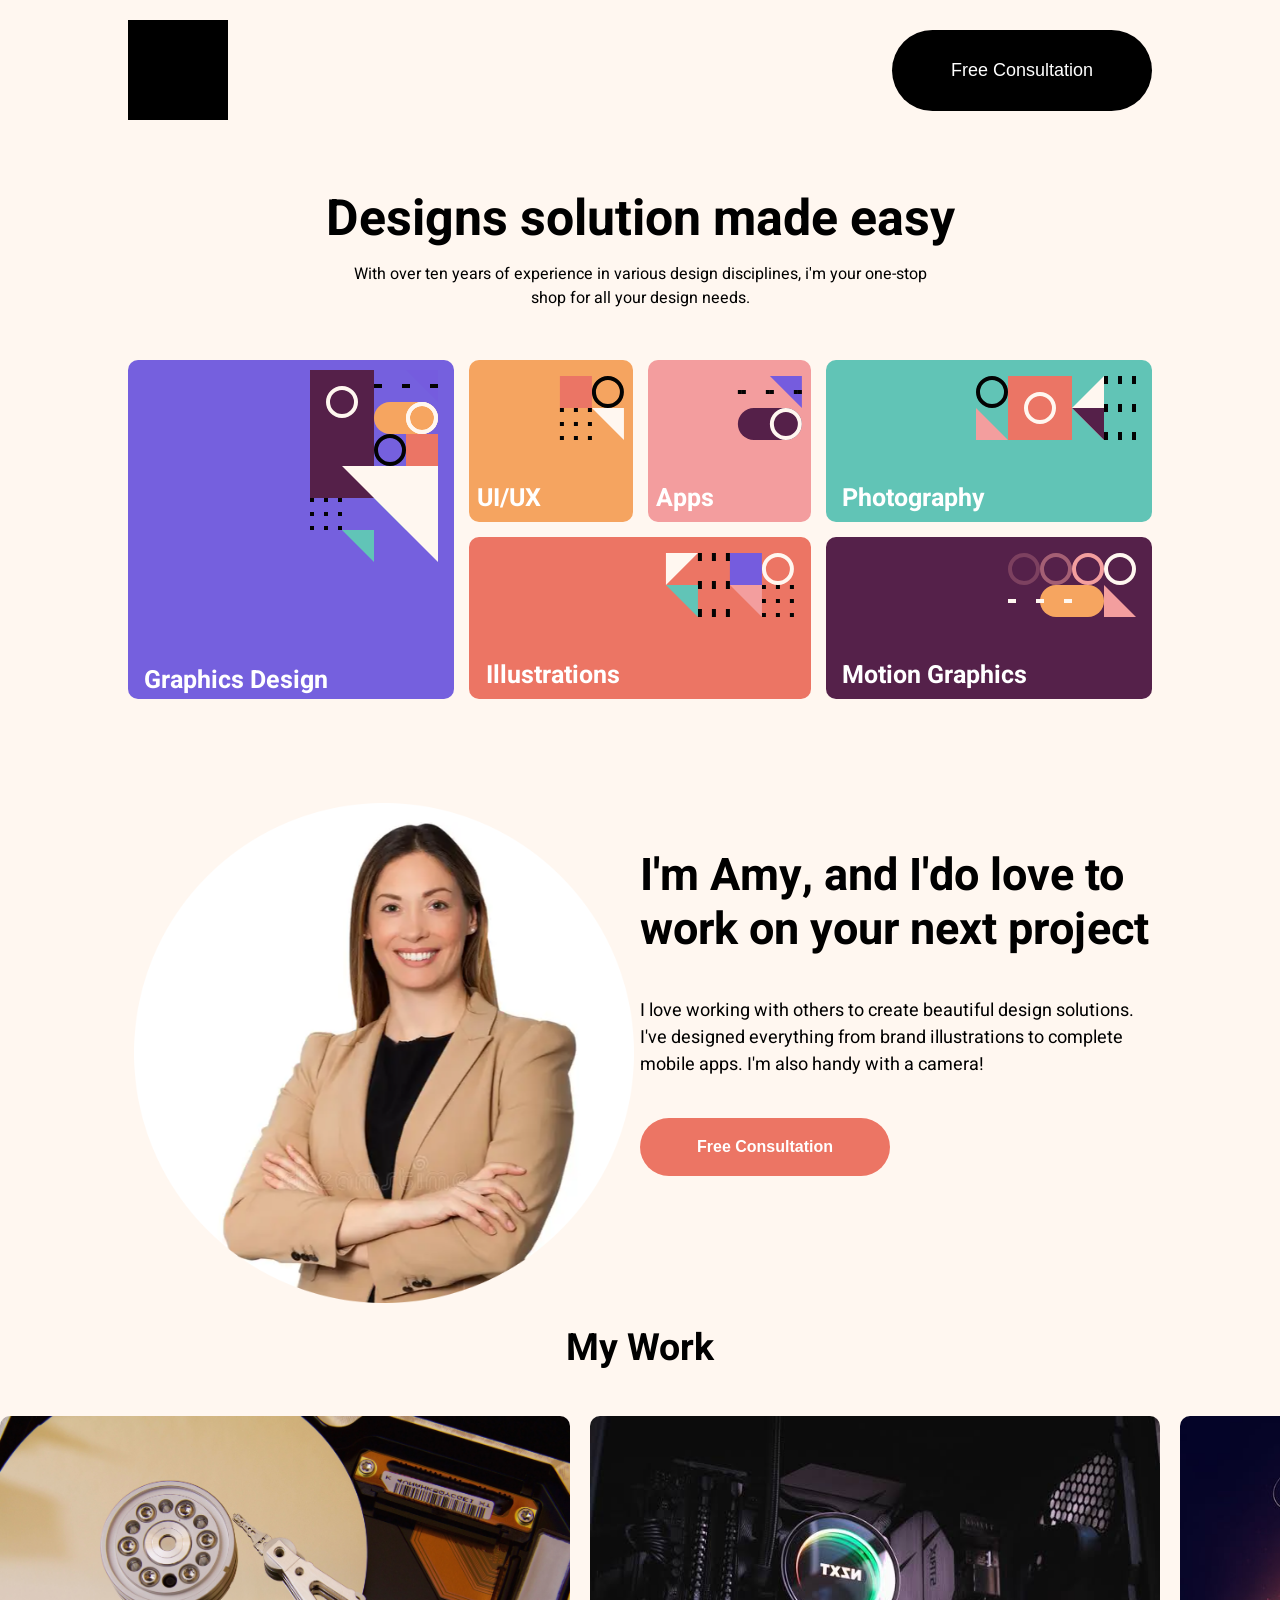
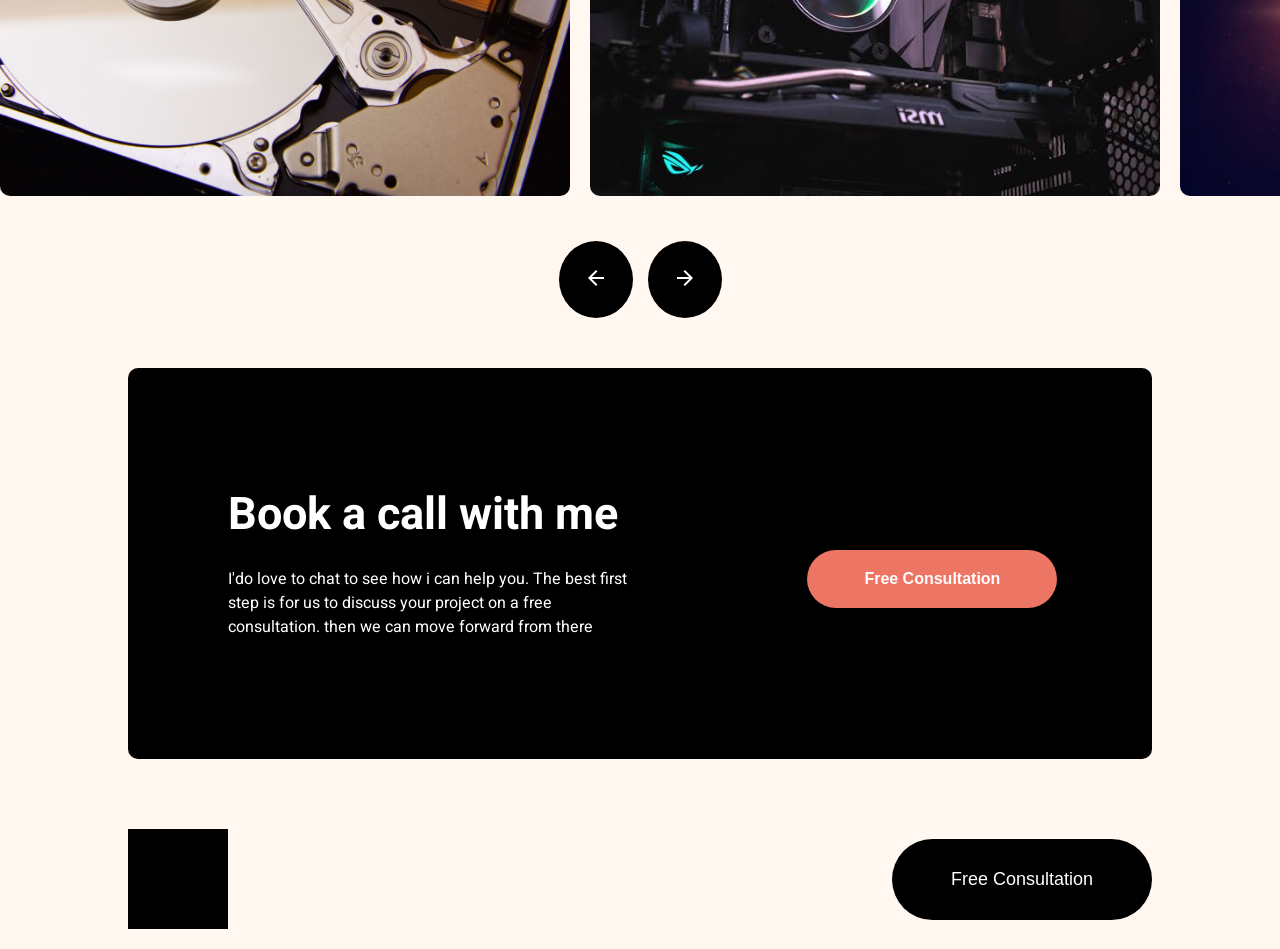
<file: index.html>
<!DOCTYPE html>
<html lang="en">
<head>
    <meta charset="UTF-8">
    <meta name="viewport" content="width=device-width, initial-scale=1.0">

    <title>Designs</title>

    <link rel="stylesheet" href="style.css">
    <link rel="preconnect" href="https://fonts.googleapis.com">
    <link rel="preconnect" href="https://fonts.gstatic.com" crossorigin>
    <link href="https://fonts.googleapis.com/css2?family=Heebo:wght@100..900&display=swap" rel="stylesheet">
    <link rel="stylesheet" href="https://fonts.googleapis.com/css2?family=Material+Symbols+Outlined" />

</head>
<body>
    <div class="container">
        <header>
            <div class="logo">

            </div>
            <div class="free-consultation">
                <button> Free Consultation</button>

            </div>

        </header>

        <main>
            <div class="main-text">
                <h1>Designs solution made easy</h1>
                <p>With over ten years of experience in various design disciplines, i'm your one-stop <br> shop for all your design needs.</p>
            </div>

             <div class="main-img-container">
         <div class="main-image">
            <div class="main-box1">
                 <div class="graphics-design1">
                        <div class="graphics-img"></div>
                        <div class="graphics-img first-img">
                             <img src="./images/illustra-card-1-be1d43d7.svg" alt="">
                        </div>
                    </div>
                    <div class="graphics-design2">
                        <div class="graphics-text first-text">
                            <p>Graphics Design</p>
                        </div>
                        <div class="graphics-text2"></div>
                    </div> 
            </div>
            <div class="main-box2">

                                    <div class="graphics-design1">
                                        <div class="graphics-img"></div>
                                        <div class="graphics-img">
                                            <img src="./images/illustra-card-2-7902d956.svg" alt="">
                                        </div>
                                    </div>

                                    <div class="graphics-design2">
                                        <div class="graphics-text">
                                            <p>UI/UX</p>
                                        </div>
                                        <div class="graphics-text2"></div>
                                    </div>
            </div>
            <div class="main-box3">
                                        <div class="graphics-design1">
                                            <div class="graphics-img"></div>
                                            <div class="graphics-img">
                                                <img src="./images/illustra-card-3-2f11a6de.svg" alt="">
                                            </div>
                                        </div>

                                        <div class="graphics-design2">
                                        <div class="graphics-text">
                                            <p>Apps</p>
                                        </div>
                                        <div class="graphics-text2"></div>
                                    </div>
            </div>
            <div class="main-box4">
                            <div class="graphics-design1">
                                <div class="graphics-img">
                                </div>
                                <div class="graphics-img">
                                     <img src="./images/illustra-card-5-88c25cc3.svg" alt="">
                                </div>
                            </div>
                            <div class="graphics-design2">
                                <div class="graphics-text">
                                    <p>Photography</p>
                                </div>
                                <div class="graphics-text2"></div>
                            </div>
            </div>
            <div class="main-box5">
                        <div class="graphics-design1">
                            <div class="graphics-img"></div>
                            <div class="graphics-img">
                                <img src="./images/illustra-card-4-75419cf1.svg" alt="">
                            </div>
                        </div>

                        <div class="graphics-design2">
                            <div class="graphics-text">
                                <p>Illustrations</p>
                            </div>
                            <div class="graphics-text2"></div>
                        </div>
            </div>

            <div class="main-box7">
                            <div class="graphics-design1">
                                <div class="graphics-img">
                                </div>
                                <div class="graphics-img">
                                     <img src="./images/illustra-card-5-88c25cc3.svg" alt="">
                                </div>
                            </div>
                            <div class="graphics-design2">
                                <div class="graphics-text">
                                    <p>Photography</p>
                                </div>
                                <div class="graphics-text2"></div>
                            </div>
            </div>
            
            <div class="main-box6">
                            <div class="graphics-design1">
                                <div class="graphics-img"></div>
                                <div class="graphics-img">
                                    <img src="./images/illustra-card-6-45c5415f.svg" alt="">
                                </div>
                            </div>

                            <div class="graphics-design2">
                                <div class="graphics-text">
                                     <p>Motion Graphics</p>
                                </div>
                                <div class="graphics-text2"></div>
                            </div>
            </div>
        </div>
    </div>

            
        </main>

        <div class="main-bio">
                <div class="main-info">
                    <div class="main-info-img">
                        <img src="./images/amy.png" alt="">
                    </div>
                    <div class="main-info-text">
                        <h1>I'm Amy, and I'do love to work on your next project</h1>

                        <p>I love working with others to create beautiful design solutions. <br> I've designed everything from brand illustrations to complete <br> mobile apps. I'm also handy with a camera!</p>

                        <button>
                            <p>Free Consultation</p>
                        </button>
                    </div>
                </div>

            </div>

        <section class="carousel">
            <div class="carousel-container">
                <div class="carousel-text">
                    <h1>My Work</h1>
                </div>

                <div class="carousel-img">
                    <img src="./images/pixnio-5198x3465.jpeg" alt="">
                    <img src="./images/images (2).jpeg" alt="">
                    <img src="./images/all-universe-earth-planet-preview.jpg" alt="">
                    <img src="./images/keyboard.jpg" alt="">
                </div>

                <div class="carousel-btn">
                    <button><span class="material-symbols-outlined">arrow_back</span></button>
                    <button><span class="material-symbols-outlined">arrow_forward</span></button>
                </div>
            </div>

        </section>

        <section class="booking">
            <div class="booking-container">
                <div class="booking-text">
                    <h1>Book a call with me</h1>
                    <p>I'do love to chat to see how i can help you. The best first step is for us to discuss your project on a free consultation. then we can move forward from there</p>
                </div>
                <div class="booking-btn">
                    <button>
                        <p>Free Consultation</p>
                    </button>
                </div>
            </div>

        </section>

         <header>
            <div class="logo">

            </div>
            <div class="free-consultation">
                <button> Free Consultation</button>

            </div>

        </header>

    </div>
    
</body>
</html>
</file>
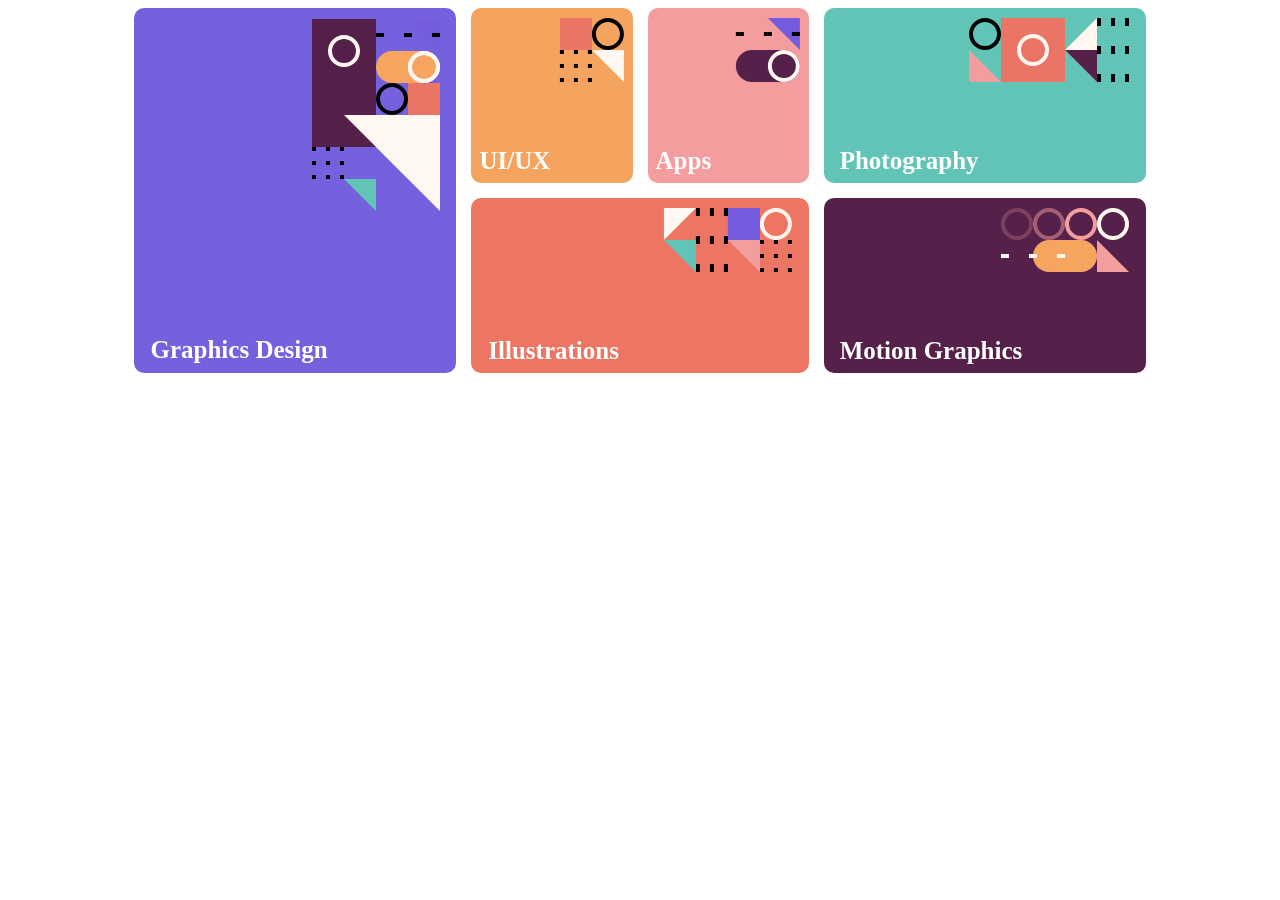
<file: test.html>
<!DOCTYPE html>
<html lang="en">
<head>
    <meta charset="UTF-8">
    <meta name="viewport" content="width=device-width, initial-scale=1.0">
    <title>Document</title>
    <link rel="stylesheet" href="test.css">
</head>
<body>
    <div class="main-img-container">
         <div class="main-image">
            <div class="main-box1">
                 <div class="graphics-design1">
                        <div class="graphics-img"></div>
                        <div class="graphics-img first-img">
                             <img src="./images/illustra-card-1-be1d43d7.svg" alt="">
                        </div>
                    </div>
                    <div class="graphics-design2">
                        <div class="graphics-text first-text">
                            <p>Graphics Design</p>
                        </div>
                        <div class="graphics-text2"></div>
                    </div> 
            </div>
            <div class="main-box2">

                                    <div class="graphics-design1">
                                        <div class="graphics-img"></div>
                                        <div class="graphics-img">
                                            <img src="./images/illustra-card-2-7902d956.svg" alt="">
                                        </div>
                                    </div>

                                    <div class="graphics-design2">
                                        <div class="graphics-text">
                                            <p>UI/UX</p>
                                        </div>
                                        <div class="graphics-text2"></div>
                                    </div>
            </div>
            <div class="main-box3">
                                        <div class="graphics-design1">
                                            <div class="graphics-img"></div>
                                            <div class="graphics-img">
                                                <img src="./images/illustra-card-3-2f11a6de.svg" alt="">
                                            </div>
                                        </div>

                                        <div class="graphics-design2">
                                        <div class="graphics-text">
                                            <p>Apps</p>
                                        </div>
                                        <div class="graphics-text2"></div>
                                    </div>
            </div>
            <div class="main-box4">
                            <div class="graphics-design1">
                                <div class="graphics-img">
                                </div>
                                <div class="graphics-img">
                                     <img src="./images/illustra-card-5-88c25cc3.svg" alt="">
                                </div>
                            </div>
                            <div class="graphics-design2">
                                <div class="graphics-text">
                                    <p>Photography</p>
                                </div>
                                <div class="graphics-text2"></div>
                            </div>
            </div>
            <div class="main-box5">
                        <div class="graphics-design1">
                            <div class="graphics-img"></div>
                            <div class="graphics-img">
                                <img src="./images/illustra-card-4-75419cf1.svg" alt="">
                            </div>
                        </div>

                        <div class="graphics-design2">
                            <div class="graphics-text">
                                <p>Illustrations</p>
                            </div>
                            <div class="graphics-text2"></div>
                        </div>
            </div>

            <div class="main-box7">
                            <div class="graphics-design1">
                                <div class="graphics-img">
                                </div>
                                <div class="graphics-img">
                                     <img src="./images/illustra-card-5-88c25cc3.svg" alt="">
                                </div>
                            </div>
                            <div class="graphics-design2">
                                <div class="graphics-text">
                                    <p>Photography</p>
                                </div>
                                <div class="graphics-text2"></div>
                            </div>
            </div>
            
            <div class="main-box6">
                            <div class="graphics-design1">
                                <div class="graphics-img"></div>
                                <div class="graphics-img">
                                    <img src="./images/illustra-card-6-45c5415f.svg" alt="">
                                </div>
                            </div>

                            <div class="graphics-design2">
                                <div class="graphics-text">
                                     <p>Motion Graphics</p>
                                </div>
                                <div class="graphics-text2"></div>
                            </div>
            </div>
        </div>
    </div>
</body>
</html>
</file>
<file: style.css>
*{
    margin: 0;
    padding: 0;
    box-sizing: border-box;
}

.container{
    width: 100%;
    background-color: #FFF7F0;
    display: flex;
    align-items: center;
    flex-direction: column;
    font-family: "Heebo", sans-serif;
}

header{
    width: 80%;
    padding: 20px 0;
    /* background-color: yellow; */
    display: flex;
    align-items: center;
    justify-content: space-between;
    
}

.logo{
    background-color: black;
    width: 100px;
    height: 100px;
}

.free-consultation button{
    background-color: black;
    border: none;
    border-radius: 50px;
    color: #ffff;
    font-size: 18px;
    width: 260px;
    padding: 30px 0;
}

/* ################### MAIN SECTION ##################### */

main{
    width: 80vw;
    /* background-color: aquamarine; */
    display: flex;
    align-items: center;
    justify-content: center;
    flex-direction: column;
}

.main-text{
    padding: 50px 0;
    display: flex;
    justify-content: center;
    align-items: center;
    flex-direction: column;
    text-align: center;
    gap: 12px;
}

.main-text h1{
    font-size: 50px;
    font-weight: 700;
    line-height: 1.2;
}

.main-text p{
    font-size: 16px;
}

/* ######################### MAIN IMAGE SECTION ######################## */

.main-img-container{
    width: 100%;
    display: flex;
    align-items: center;
    justify-content: center;
}

.main-image{
    width: 100%;
    display: grid;
    grid-template-columns: 2fr 1fr 1fr 2fr;
    grid-template-rows: 1fr 1fr;
    justify-content: center;
    gap: 15px;
}

.main-box1{
    background-color: #7560DE;
    grid-row: span 2;
    display: flex;
    flex-direction: column;
    justify-content: center;
    align-items: center;
    border-radius: 10px;
    gap: 100px;
    
}

.graphics-design1{
    width: 90%;
    display: flex;
    margin: 0;
}

.graphics-design2{
    width: 90%;
}

.graphics-img{
    width: 50%;
    display: flex;
    justify-content: end;
}

.graphics-img img{
    margin-top: 10px;
}

.graphics-text{
    /* margin-bottom: -px; */
    width: 70%;
    color: #ffff;
    font-size: 25px;
    font-weight: 700;
}

.graphics-text2{
    width: 30%;

}

.main-box2{
    background-color: #F5A460;
    display: flex;
    flex-direction: column;
    justify-content: center;
    align-items: center;
    border-radius: 10px;
    gap: 40px;
}

.main-box3{
    background-color: #F39D9E;
    display: flex;
    flex-direction: column;
    justify-content: center;
    align-items: center;
    border-radius: 10px;
    gap: 40px;
}

.main-box4{
    background-color: #61C4B6;
    display: flex;
    flex-direction: column;
    justify-content: center;
    align-items: center;
    border-radius: 10px;
    gap: 40px;
    
}

.main-box5{
    background-color: #EC7564;
    grid-column: span 2;
    display: flex;
    flex-direction: column;
    justify-content: center;
    align-items: center;
    border-radius: 10px;
    gap: 40px;
}

.main-box6{
    background-color: #55214A;
    display: flex;
    flex-direction: column;
    justify-content: center;
    align-items: center;
    border-radius: 10px;
    gap: 40px;
    
}

.main-box7{
    display: none !important;
}



/* ########### MAIN BIO ################### */

.main-bio{
    width: 100%;
    display: flex;
    justify-content: center;
    align-items: center;
}

.main-info{
    width: 80%;
    display: flex;
    justify-content: center;
    align-items: center;

}

.main-info-img{
    width: 50%;
    display: flex;
    justify-content: center;

}

.main-info-img img{
    height: 500px;
    margin-top: 80px;
}
.main-info-text{
    width: 50%;
    padding: 150px 0;
    gap: 40px;
    font-size: 18px;
    display: flex;
    flex-direction: column;
}

.main-bio .main-info .main-info-text h1{
    font-size: 45px;
    font-weight: 700;
    line-height: 1.2;
}

.main-info-text button{
    width: 250px;
    padding: 20px;
    background-color: #EC7564;
    border: none;
    border-radius: 40px;
    font-size: 16px;
    font-weight: 700;
    color: #FFF;
}

/* ################## CAROUSEL SECTION ################# */

.carousel {
    width: 100%;
}

.carousel-container{
    width: 100%;
    display: flex;
    gap: 45px;
    flex-direction: column;
    text-align: center;
}

.carousel-text{
    font-size: 25px;
    font-weight: 700;
    line-height: 1.2;
}

.carousel-img{
    width: 100%;
    display: flex;
    gap: 20px;
    overflow: hidden;
}

.carousel-img img{
    height: 380px;
    border-radius: 10px;
}

.carousel-btn{
    display: flex;
    justify-content: center;
    gap: 15px;
}

.carousel-btn button{
    background-color: black;
    border-radius: 50%;
    border: none;
    padding: 25px;
    color: #FFF;
}

/* ############### BOOKING SECTION  ################### */

.booking{
    margin-top: 50px;
    margin-bottom: 50px;
    width: 80%;
    border-radius: 10px;
    background-color: black;
}

.booking-container{
    display: flex;
    width: 100%;
    padding: 120px 0;
    color: #ffff;
}

.booking-text{
    width: 60%;
    display: flex;
    flex-direction: column;
    gap: 25px;
    padding: 0 100px;
}

.booking-text  h1{
    font-size: 45px;
    font-weight: 700;
    line-height: 1.2;
}

.booking-btn{
    width: 40%;
    
}

.booking-btn button{
    width: 250px;
    padding: 20px;
    background-color: #EC7564;
    border: none;
    border-radius: 40px;
    font-size: 16px;
    font-weight: 700;
    color: #FFF;
    margin-top: 62px;
    margin-left: 65px;
}

/* ################## TABLET SIZE ##################### */

@media(max-width: 1023px){
 header{
    width: 90%;
 }
.logo{
    width: 80px;
    height: 80px;
}

.free-consultation button{
    background-color: black;
    border: none;
    border-radius: 50px;
    color: #ffff;
    font-size: 16px;
    width: 200px;
    padding: 30px 0;
}
    .main-image{
    width: 80%;
    display: grid;
    grid-template-columns: 2fr 1fr 1fr;
    grid-template-rows:  1fr ; 
    justify-content: center;
    gap: 15px;
}

.main-info{
    width: 100%;
}

.main-info-img{
    display: flex;
    justify-content: start;
    width: 50%;
}

.main-info-img img{
    height: 350px;
    margin-top: 80px;
}

.main-info-text{
    width: 35%;
    display: flex;
    flex-direction: column;
    justify-content: center;
    align-items: center;
    text-align: center;
}

.main-bio .main-info .main-info-text h1{
    font-size: 35px;
    font-weight: 700;
    line-height: 1.2;
}

.booking-container{
    width: 100%;
    display: flex;
    flex-direction: column;
    justify-content: center;
    align-items: center;
    padding: 30px 0;
}

.booking-text{
    width: 90%;
    text-align: center;
}

.booking-text  h1{
    font-size: 35px;
    font-weight: 700;
    line-height: 1.2;
}
.booking-btn{
    width: 90%;
   display: flex;
   justify-content: center;
}

.booking-text{
    width: 80%;
}
.main-box4{
    display: none !important;
}

.main-box7{
    background-color: #61C4B6;
    display: flex !important;
    flex-direction: column;
    justify-content: center;
    align-items: center;
    border-radius: 10px;
    gap: 40px;
}

.main-box6{
    grid-column: span 2;
}
}


/* ################### MOBILE SECTION ####################### */

@media (max-width: 768px) {

    .logo{
    background-color: black;
    width: 60px;
    height: 60px;
}

.free-consultation button{
    background-color: black;
    border: none;
    border-radius: 50px;
    color: #ffff;
    font-size: 13px;
    width: 170px;
    padding: 20px 0;
}

    .main-image {
        width: 90%; 
        display: grid;
        grid-template-columns: repeat(2, 1fr);
        grid-template-rows: auto;
        gap: 24px;
    }

    .main-box1, .main-box5, .main-box6, .main-box7 {
        grid-column: span 2;
        grid-row: auto;
    }


    .main-box2, .main-box3 {
        grid-column: span 1;
    }

    .main-box1 {
        gap: 60px; 
    }

    .main-box4 {
        display: none !important;
    }

    .main-info{
    width: 100%;
    display: flex;
    flex-direction: column;
    justify-content: center;
    align-items: center;
    }

    .main-info-img{
    display: flex;
    justify-content: center;
    width: 100%;
    }

   .main-info-img img{
    height: 300px;
    margin-top: 80px;
}

    .main-info-text{
    width: 85%;
    display: flex;
    flex-direction: column;
    justify-content: center;
    align-items: center;
    }

    .booking-container{
    width: 100%;
    display: flex;
    flex-direction: column;
    justify-content: center;
    align-items: center;
    padding: 0;
}

.booking-text{
    width: 90%;
    padding: 100px 0;
    text-align: center;
}

.booking-text  h1{
    font-size: 25px;
    font-weight: 700;
    line-height: 1.2;
}
.booking-btn{
    width: 90%;
   text-align: center;
}

.booking-btn button{
    display: block;
    margin-left: auto;
    margin-right: auto;
    margin-bottom: 50px;
}
.booking-text{
    width: 80%;
}

.main-box7{
    background-color: #61C4B6;
    display: flex !important;
    flex-direction: column;
    justify-content: center;
    align-items: center;
    border-radius: 10px;
    gap: 40px;
}
}
</file>
<file: test.css>
.main-img-container{
    width: 100%;
    display: flex;
    align-items: center;
    justify-content: center;
}

.main-image{
    width: 80%;
    display: grid;
    grid-template-columns: 2fr 1fr 1fr 2fr;
    grid-template-rows: 1fr 1fr;
    justify-content: center;
    gap: 15px;
}

.main-box1{
    background-color: #7560DE;
    grid-row: span 2;
    display: flex;
    flex-direction: column;
    justify-content: center;
    align-items: center;
    border-radius: 10px;
    gap: 100px;
    
}

.graphics-design1{
    width: 90%;
    display: flex;
    margin: 0;
}

.graphics-design2{
    width: 90%;
}

.graphics-img{
    width: 50%;
    display: flex;
    justify-content: end;
}

.graphics-img img{
    margin-top: 10px;
}

.graphics-text{
    margin-bottom: -17px;
    width: 70%;
    color: #ffff;
    font-size: 25px;
    font-weight: 700;
}

.graphics-text2{
    width: 30%;

}

.main-box2{
    background-color: #F5A460;
    display: flex;
    flex-direction: column;
    justify-content: center;
    align-items: center;
    border-radius: 10px;
    gap: 40px;
}

.main-box3{
    background-color: #F39D9E;
    display: flex;
    flex-direction: column;
    justify-content: center;
    align-items: center;
    border-radius: 10px;
    gap: 40px;
}

.main-box4{
    background-color: #61C4B6;
    display: flex;
    flex-direction: column;
    justify-content: center;
    align-items: center;
    border-radius: 10px;
    gap: 40px;
    
}

.main-box5{
    background-color: #EC7564;
    grid-column: span 2;
    display: flex;
    flex-direction: column;
    justify-content: center;
    align-items: center;
    border-radius: 10px;
    gap: 40px;
}

.main-box6{
    background-color: #55214A;
    display: flex;
    flex-direction: column;
    justify-content: center;
    align-items: center;
    border-radius: 10px;
    gap: 40px;
    
}

.main-box7{
    display: none !important;
}


@media(max-width: 1023px){
    .main-image{
    width: 80%;
    display: grid;
    grid-template-columns: 2fr 1fr 1fr;
    grid-template-rows:   ; 
    justify-content: center;
    gap: 15px;
}

.main-box4{
    display: none;
}

.main-box7{
    background-color: #61C4B6;
    display: flex !important;
    flex-direction: column;
    justify-content: center;
    align-items: center;
    border-radius: 10px;
    gap: 40px;
}

.main-box6{
    grid-column: span 2;
}
}

@media (max-width: 768px) {

    .main-image {
        width: 90%; 
        display: grid;
        grid-template-columns: repeat(2, 1fr);
        grid-template-rows: auto;
        gap: 24px;
    }

    .main-box1, .main-box5, .main-box4, .main-box6 {
        grid-column: span 2;
        grid-row: auto;
    }


    .main-box2, .main-box3 {
        grid-column: span 1;
    }

    .main-box1 {
        gap: 60px; 
    }

    .main-box7 {
        display: none !important;
    }
}
</file>
